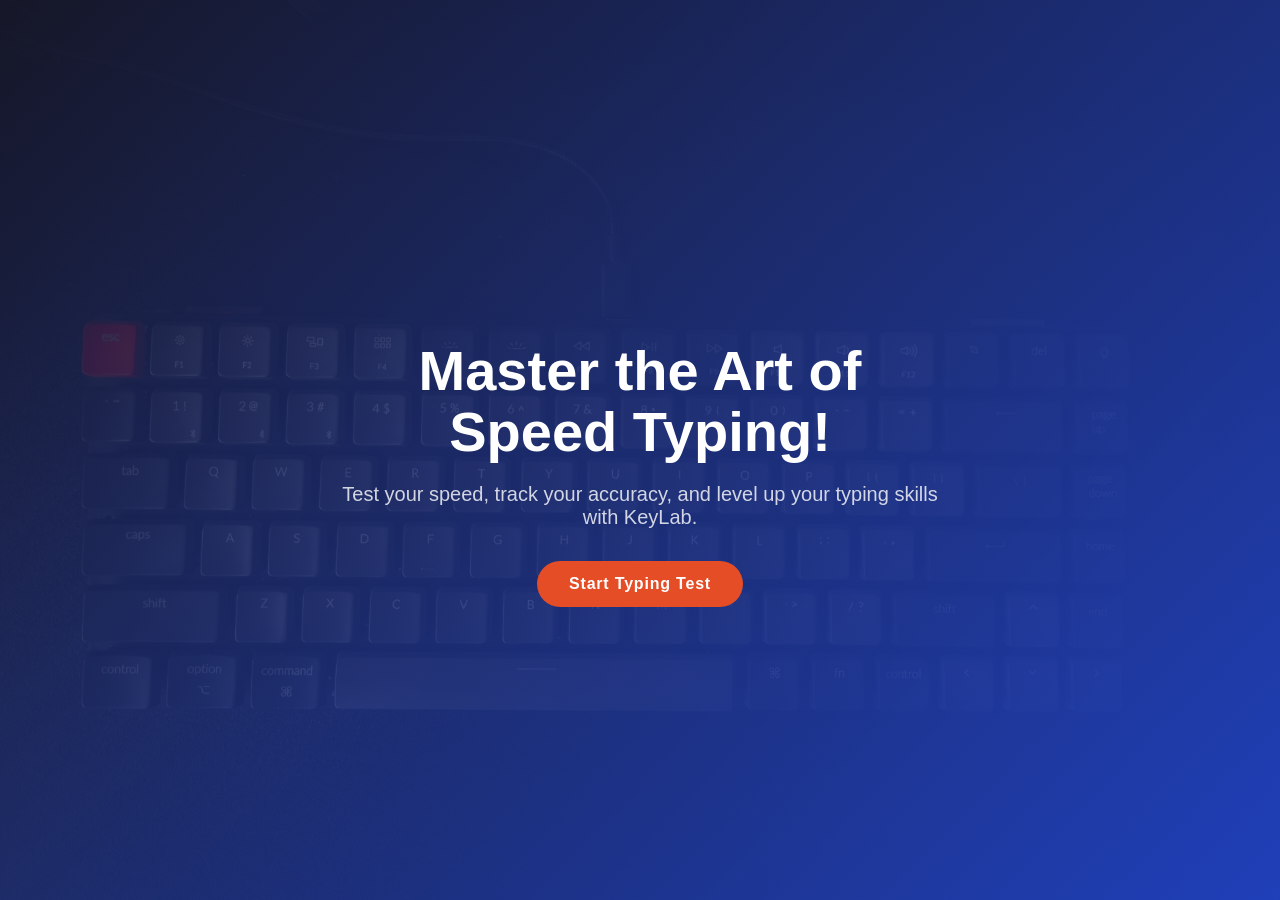
<file: index.html>
<!Doctype HTML>

<html>

<head>
    <title>KeyLab - Test Track Improve </title>

    <meta charset="UTF-8">
    <meta name="viewport"  content="width=device-width, initial-scale= 1.0 viewport-fit=cover">
    <meta name="description" content="KeyLab is a professional typing test platform that measures speed and accuracy with precision. Track progress, benchmark skills, and improve typing efficiency with real-time feedback.">
    <!--Open Graph for social sharing-->
    <meta property="og:title" content="KeyLab | Professional Typing Test Platform" >
    <meta property="og:description" content="Measure your typing speed and accuracy with KeyLab. Benchmark skills, track progress, and improve efficiency.">
    <meta property="og:type" content="Website">
    
    <link rel="stylesheet" href="./index.css">
  </head>

   <body>

    <section class="hero">
        <div class="hero-content">
            <h1 class="hero-title">Master the Art of Speed Typing!</h1>
            <p class="hero-sub">Test your speed, track your accuracy, and level up your typing skills with KeyLab.</p>
            <a class="hero-btn" href="./main.html">Start Typing Test</a>
        </div>
    </section>
        
</body>

</html>
</file>
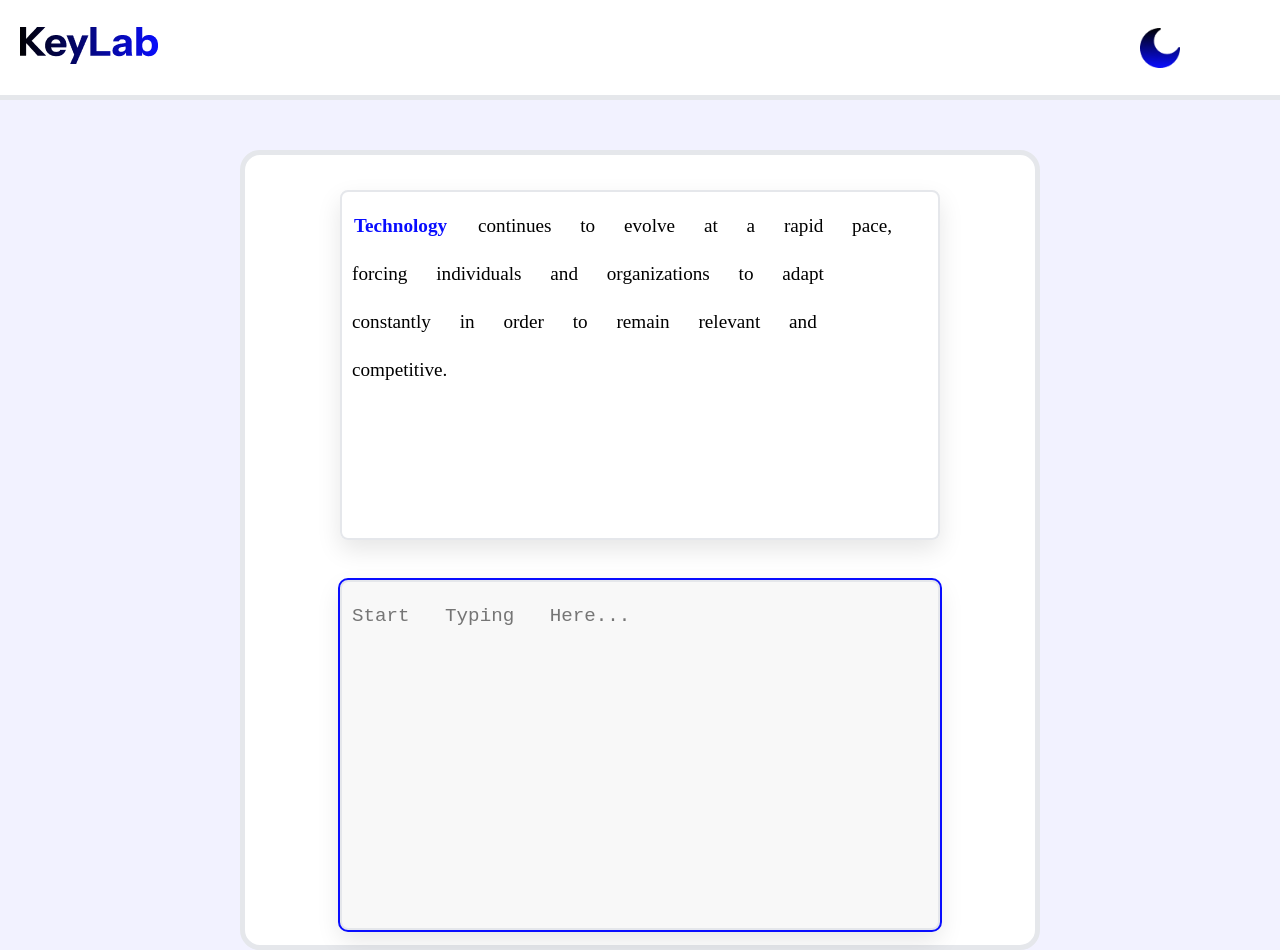
<file: main.html>
<!Doctype html>
<html>
    <head>
        <title> KeyLab - Test </title>
        <meta name="description" content="Start your typing test now and measure your speed and accuracy in real time.">
        <meta property="og:title" content="KeyLab | Professional Typing Test Platform">
        <meta property="og:description" content="Challenge yourself with KeyLab's typing test.">
        <link rel="stylesheet" href="./main.css">
    </head>
    <body>

        <header>
            <a href="./index.html">
            <img src="./assets/KeyLab.png" class="logo" href="./index.html">
            </a>            
            <img src="./assets/Moon.png" id="darkModeIcon"  onclick="toggleDarkMode()">
        </header>
         

        <main class="main-card">
            <div id="sentence" class="TextBox"></div>
            <textarea id="TypingBox" class="TextBox" placeholder="Start Typing Here..."></textarea>
        </main>
       
    <script src="./script.js"></script>

    </body>
</html>
</file>
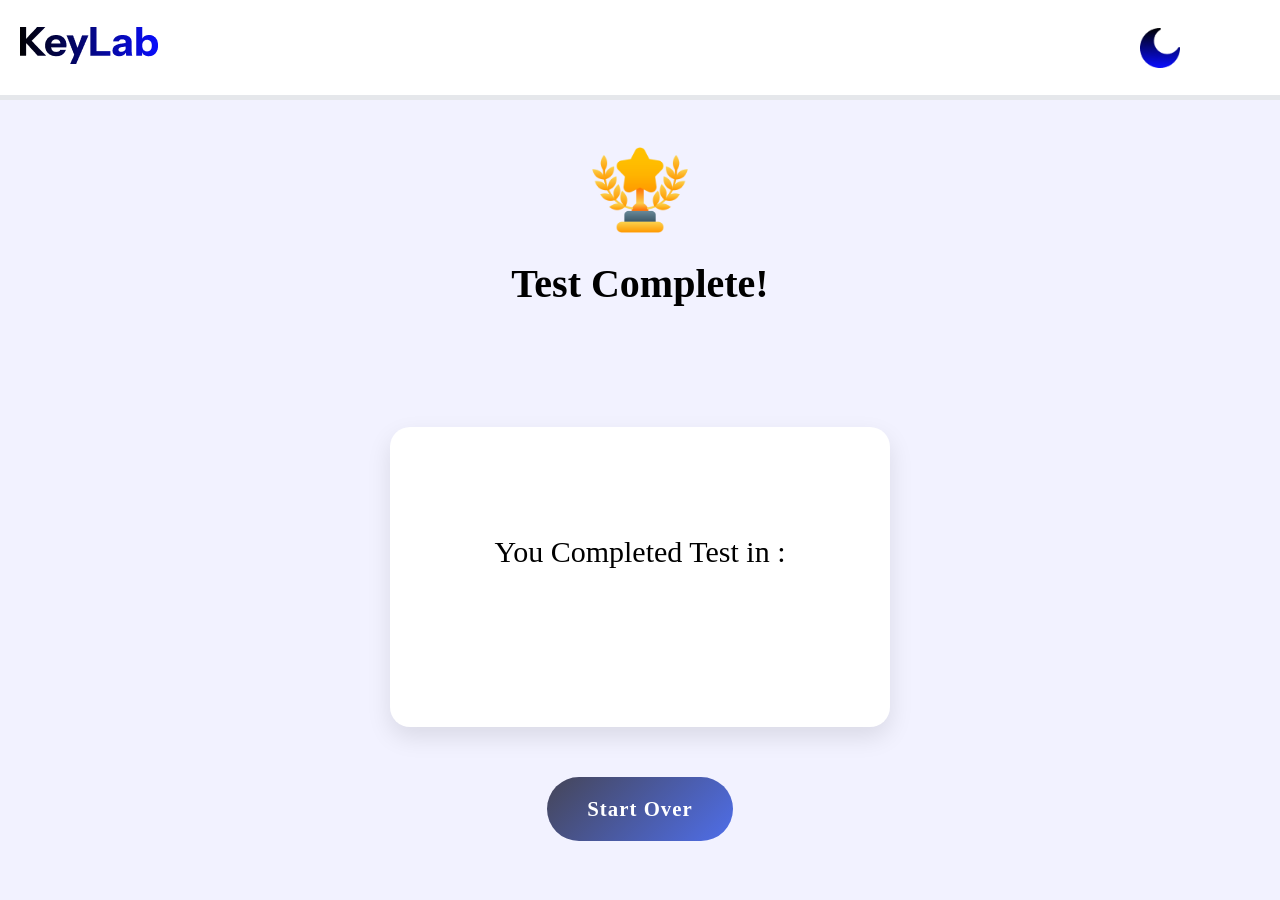
<file: result.html>
<!Doctype html>
<html>
    <head>
        <title></title>
        <meta name="description" content="View your typing test results, track progress, and benchmark your skills.">
        <meta property="og:title" content="KeyLab | Typing Results">
        <meta property="og:description" content="Analyze your typing speed and accuracy with KeyLab.">
        <link rel="stylesheet" href="./result.css">
    </head>
    <body>

        <header>
            
            <a href="./index.html">
            <img src="./assets/KeyLab.png" class="logo" href="./index.html">
            </a>
            <img src="./assets/Moon.png" id="darkModeIcon" class="light-mode" onclick="toggleDarkMode()">
        </header>

        <main>
            <div class="result-container">
                <img src="./assets/Trophy.png" class="trophy">
                <p id="info">Test Complete!</p>
                
                <div class="Result-Card">
                <p id="time-info">You Completed Test in :</p>
                <h2 id="TimeInfo"></h2>
                </div>

                <a href="./main.html" class="new-test">Start Over</a>

            </div>
        </main>
        <script src="./script.js"></script>
    </body>
</html>
</file>
<file: index.css>
*,*::before,*::after{
    box-sizing: border-box;
}

body{
    margin: 0;
    font-family: arial,sans-serif;
}

.hero{
    background: linear-gradient(135deg, rgba(26,26,46,0.8) 0%, rgba(38,77,228,0.8) 100%), 
                  url("./assets/keyboard.jpg") center/cover no-repeat;
    min-height: 100vh;
    display: flex;
    align-items: center;
    justify-content: center;
    text-align: center;
    padding: 40px 20px;
}

.hero-content{
    max-width: 600px;
}

.hero-title{
    font-size: 3.5rem;
    font-weight: 800;
    color: white;
    line-height: 1.1;
    margin-bottom: 20px;
}

.hero-sub{
    font-size: 1.25rem;
    margin-bottom: 32px;
    color: rgba(255,255,255,0.8);

}
.hero-btn{
    display: inline-block;
    padding: 14px 32px;
    background: #e44d26;
    color: white;
    text-decoration: none;
    border-radius: 9999px;
    font-weight: 700;
    font-size: 1rem;
    letter-spacing: 0.05em;
    transition: transform 0.2s, background 0.2s;
}

.hero-btn:hover{
    background: #c43816;
    transform: translateY(-2px);
}
</file>
<file: main.css>
*,*::after,*::before{
  box-sizing: border-box;
}

body{
    background-color: rgba(0,0,255, 0.05);
    margin: 0;
    padding: 0;
    display: flex;
    flex-direction: column;
    align-items: center;
}

header{
    background-color: white;
    height: 100px;
    border-bottom: 5px solid #E5E7EB;
    top: 0;
    left: 0;
    width: 100%;
    display: flex;
    justify-content: space-between;
    align-items: center;

}

.logo{
    margin-left: 20px;
}

#darkModeIcon{
     width: 40px;
    height: 40px;
    cursor: pointer;
    margin-right: 100px;
}


.main-card {
    display: flex;
    flex-direction: column;
    background-color: #ffffff;
    justify-content: center;
    align-items: center;
    height: 800px;
    width: 800px;
    margin-top: 50px;
    border-radius: 20px;
    border: 5px solid #E5E7EB;
    gap: 20px;
}

.TextBox {
    width: 600px;
    height: 350px;
    padding: 10px;
    font-size: 1.2rem;
    border: 2px solid #E5E7EB;
    border-radius: 8px;
    margin-top: 20px;
    box-shadow: 0 10px 25px rgba(0, 0, 0, 0.1);
    resize: none;
    word-spacing: 1.5rem;
    line-height: 3rem;
    
}


.TextBox:focus{
    outline: #090DFF 2px solid;
}


#TypingBox {
   background-color: #f8f8f8;
}

.sentence{
    background: #ffff; 
    border: 1px solid #999; 
    
   }

.shake{

  color: rgb(193, 4, 67);
  animation: shake 0.3s ease-in-out;
  border: 10px;
  border-color:  rgb(193, 4, 67);

}

.highlight{
    color: #090DFF;
    font-weight: bold;
    padding: 2px;
}


@keyframes shake{

    0%{ transform: translateX(0);}
    25%{ transform: translateX(-10px);}
    50%{ transform: translateX(10px);}
    75%{ transform : translateX(-10px);}
    100%{transform : translateX(0);}

}

/*Dark mode style*/

/* Dark Mode Styles */
body.dark-mode {
    background-color: #1E293B;
}

body.dark-mode header {
    background-color: #202a3b;
    border-bottom: 5px solid #333;
}

body.dark-mode .main-card{
    background-color: #2F3D55;
    border: 5px solid #1f2736;

}

body.dark-mode .TextBox {
    background-color: #1E293B;
    border: 2px solid #1f2736;
    color: #E5E7EB;
}

body.dark-mode .main-card #TypingBox{
    color: #E5E7EB;
    background-color: #0F172A;
}

body.dark-mode .TextBox:focus{
    outline: #090DFF 2px solid;
}
</file>
<file: result.css>
*,*::after,*::before{
  box-sizing: border-box;
}

body{
    background-color: rgba(0,0,255, 0.05);
}

header{
    background-color: white;
    height: 100px;
    width: auto;
    border-bottom: 5px solid #E5E7EB;
    position: fixed;
    top: 0;
    left: 0;
    right: 0;
    display: flex;
    justify-content: space-between;
    align-items: center;
}
#darkModeIcon{
    width: 40px;
    height: 40px;
    cursor: pointer;
    margin-right: 100px;

}
.logo{
    margin-left: 20px;
}

.result-container{
    display: flex;
    flex-direction: column;
    margin-top: 120px;
    align-items: center;
    
}

.trophy{
    width: 100px;
    height: 100px;
    margin-top: 20px;
}

#info{
    font-size: 40px;
    font-weight: 700;
    margin-top: 20px;
}

#time-info{
    font-size: 30px;
    margin-top: 20px;
}

.Result-Card{
    display: flex;
    flex-direction: column;
    background-color: white;
    justify-content: center;
    align-items: center;
    height: 300px;
    width: 500px;
    margin-top: 80px;
    border-radius: 20px;
    box-shadow: 0 10px 25px rgba(0, 0, 0, 0.1);

}

.new-test{
    display: inline-block;
    padding: 20px 40px;
    background: linear-gradient(135deg, rgba(26,26,46,0.8) 0%, rgba(38,77,228,0.8) 100%);
    color: white;
    text-decoration: none;
    border-radius: 9999px;
    font-weight: 700;
    font-size: 1.3rem;
    letter-spacing: 0.05em;
    transition: transform 0.2s, background 0.2s;
    margin-top: 50px;
}

.new-test:hover{
    background: linear-gradient(135deg, rgba(26,26,46) 0%, rgba(38,77,228) 100%);
    transform: translateY(-2px);
}

/* Dark Mode Styles */
body.dark-mode {
    background-color: #1E293B;
}

body.dark-mode header {
    background-color: #202a3b;
    border-bottom: 5px solid #333;
}

body.dark-mode .Result-Card {
    background-color: #314260;
    color: #ffffff;
}


body.dark-mode #info {
    filter: invert(1);
}
</file>
